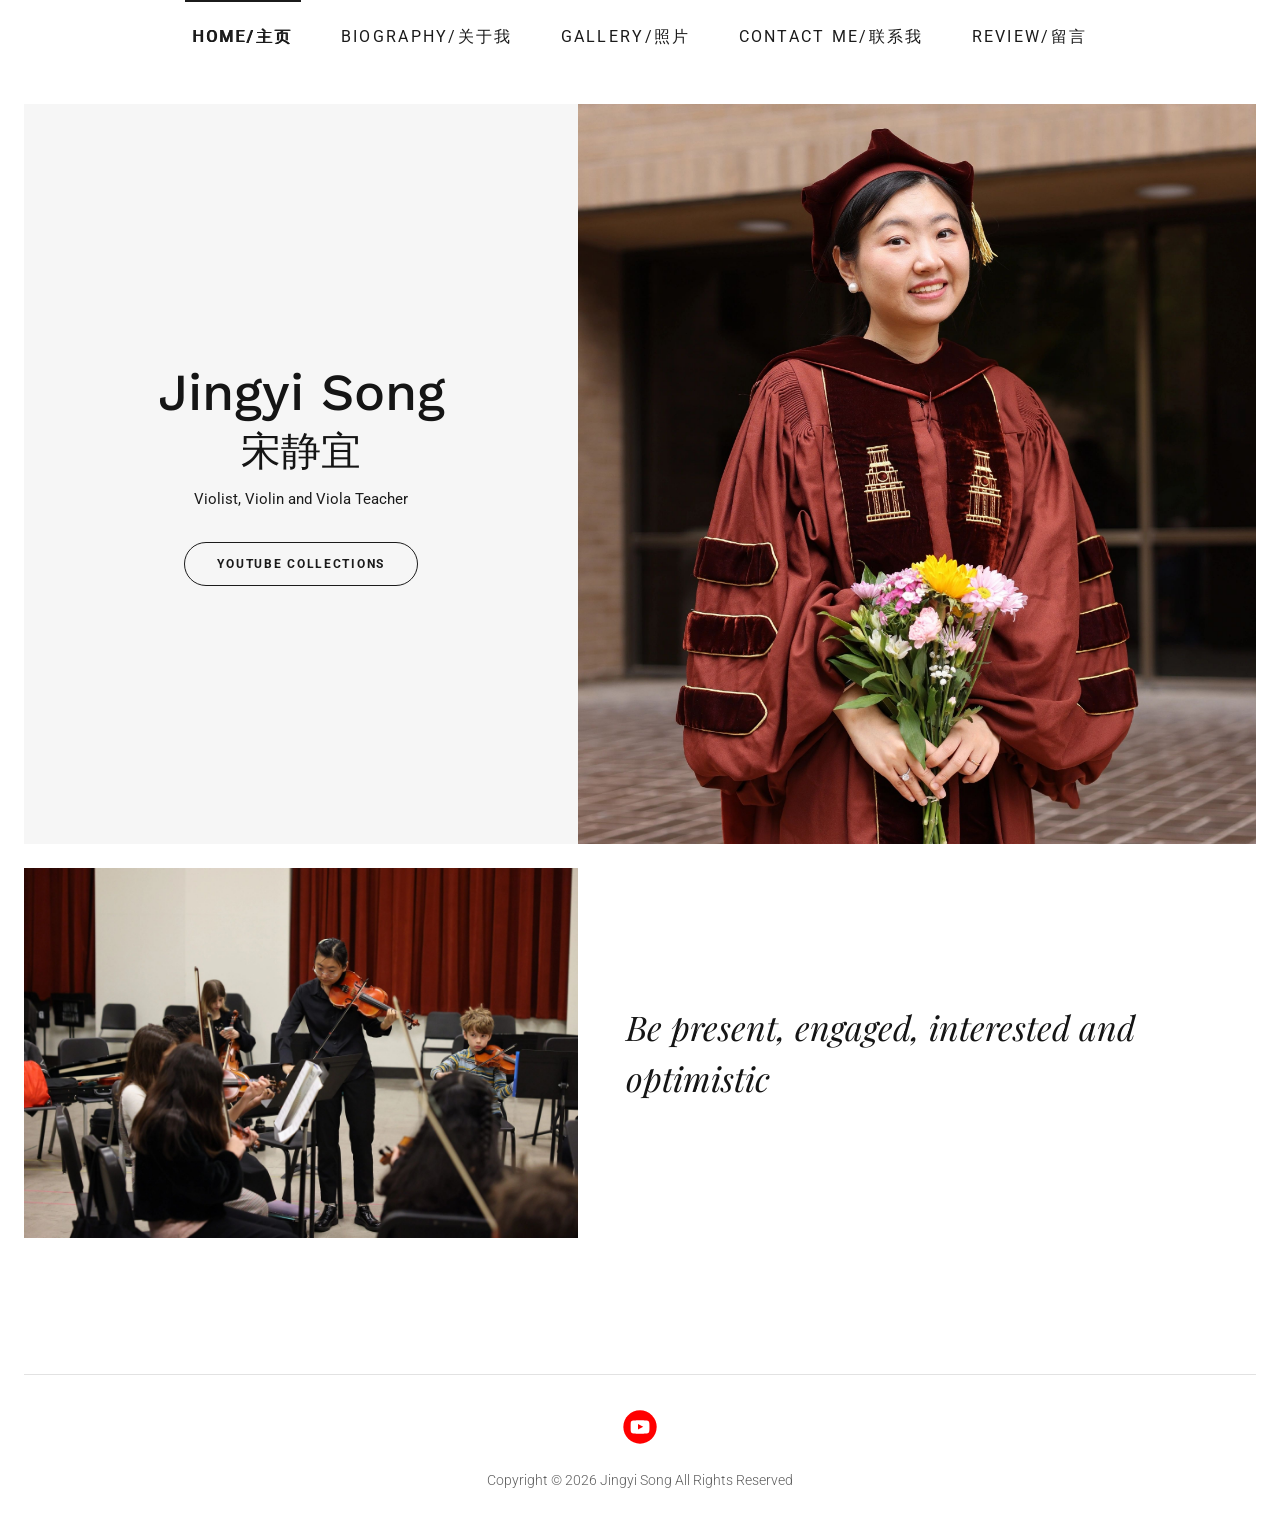
<file: index.html>
<!DOCTYPE html>
<html lang="en-US">
<head>
    <meta charset="UTF-8">
    <meta name="viewport" content="width=device-width, initial-scale=1.0">
    <title>Home/主页 | Jingyi Song 宋静宜</title>
    <meta name="description" content="Jingyi Song, DMA student, violist, violin and viola teacher. Wanting to start your music journal? Please feel free to contact me!">
    <meta name="theme-color" content="#a5e8d7">
    <link rel="icon" href="images/favicon.png">
    <link rel="stylesheet" href="style.css?v=1.2">
    <script src="components.js?v=1.2"></script>
</head>
<body>

<div id="header-placeholder"></div>
<script>document.getElementById('header-placeholder').outerHTML = getHeaderHTML('home');</script>

<main>
    <div class="section-container">
        <section class="hero-split">
            <!-- LEFT: Text panel -->
            <div class="hero-left">
                <h1 class="hero-name">Jingyi Song<span class="hero-name-cn">宋静宜</span></h1>
                <p class="hero-tagline">Violist, Violin and Viola Teacher</p>
                <a href="https://www.youtube.com/@Jingyi_Song" target="_blank" rel="noopener" class="hero-btn">
                    YOUTUBE COLLECTIONS
                </a>
            </div>
            <!-- RIGHT: Photo panel -->
            <div class="hero-right">
                <img src="images/hero.jpg" alt="Jingyi Song — Violist" class="hero-photo">
            </div>
        </section>

        <section class="home-quote-section">
            <div class="quote-image-wrapper">
                <img src="images/profile.jpg" alt="Teaching String Class" class="quote-image">
            </div>
            <div class="quote-text-wrapper">
                <h2 class="home-quote-text">Be present, engaged, interested and optimistic</h2>
            </div>
        </section>
    </div>
</main>

<div id="footer-placeholder"></div>
<script>document.getElementById('footer-placeholder').outerHTML = getFooterHTML();</script>

<script src="script.js"></script>
</body>
</html>
</file>
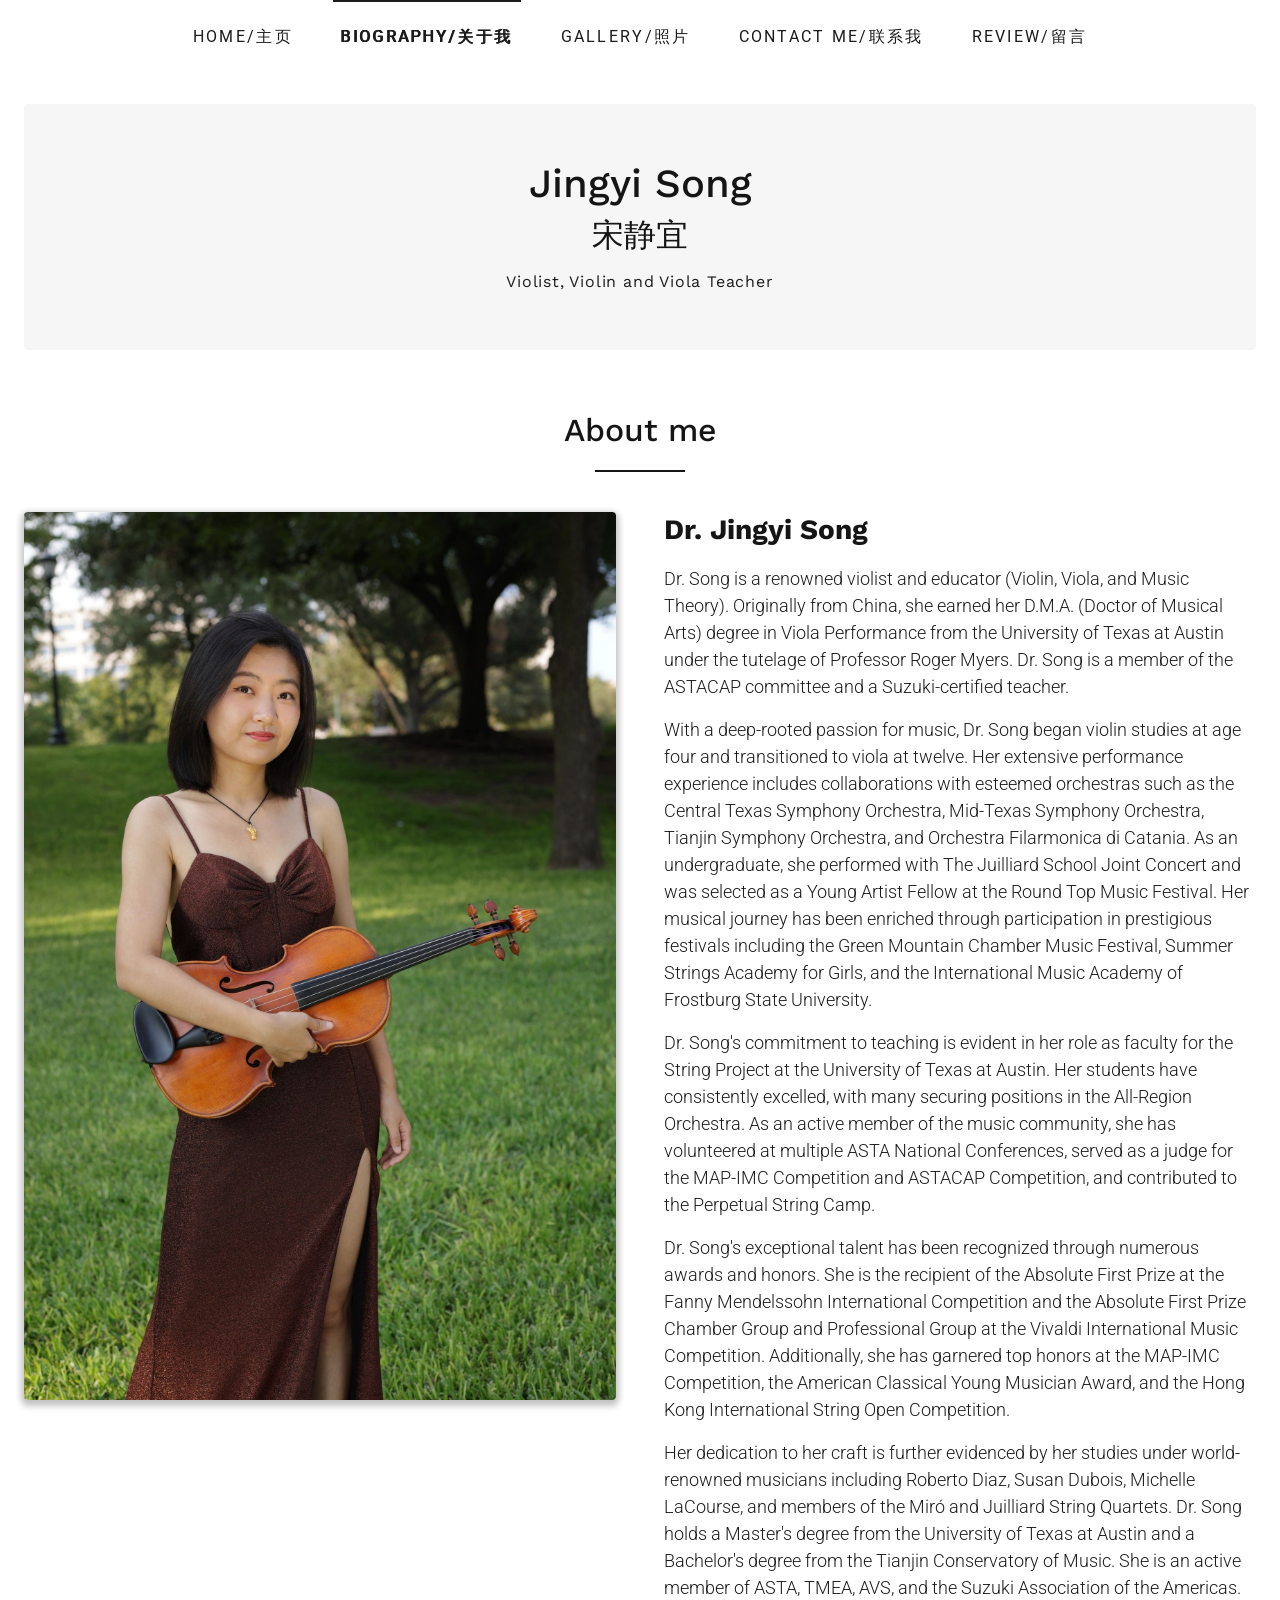
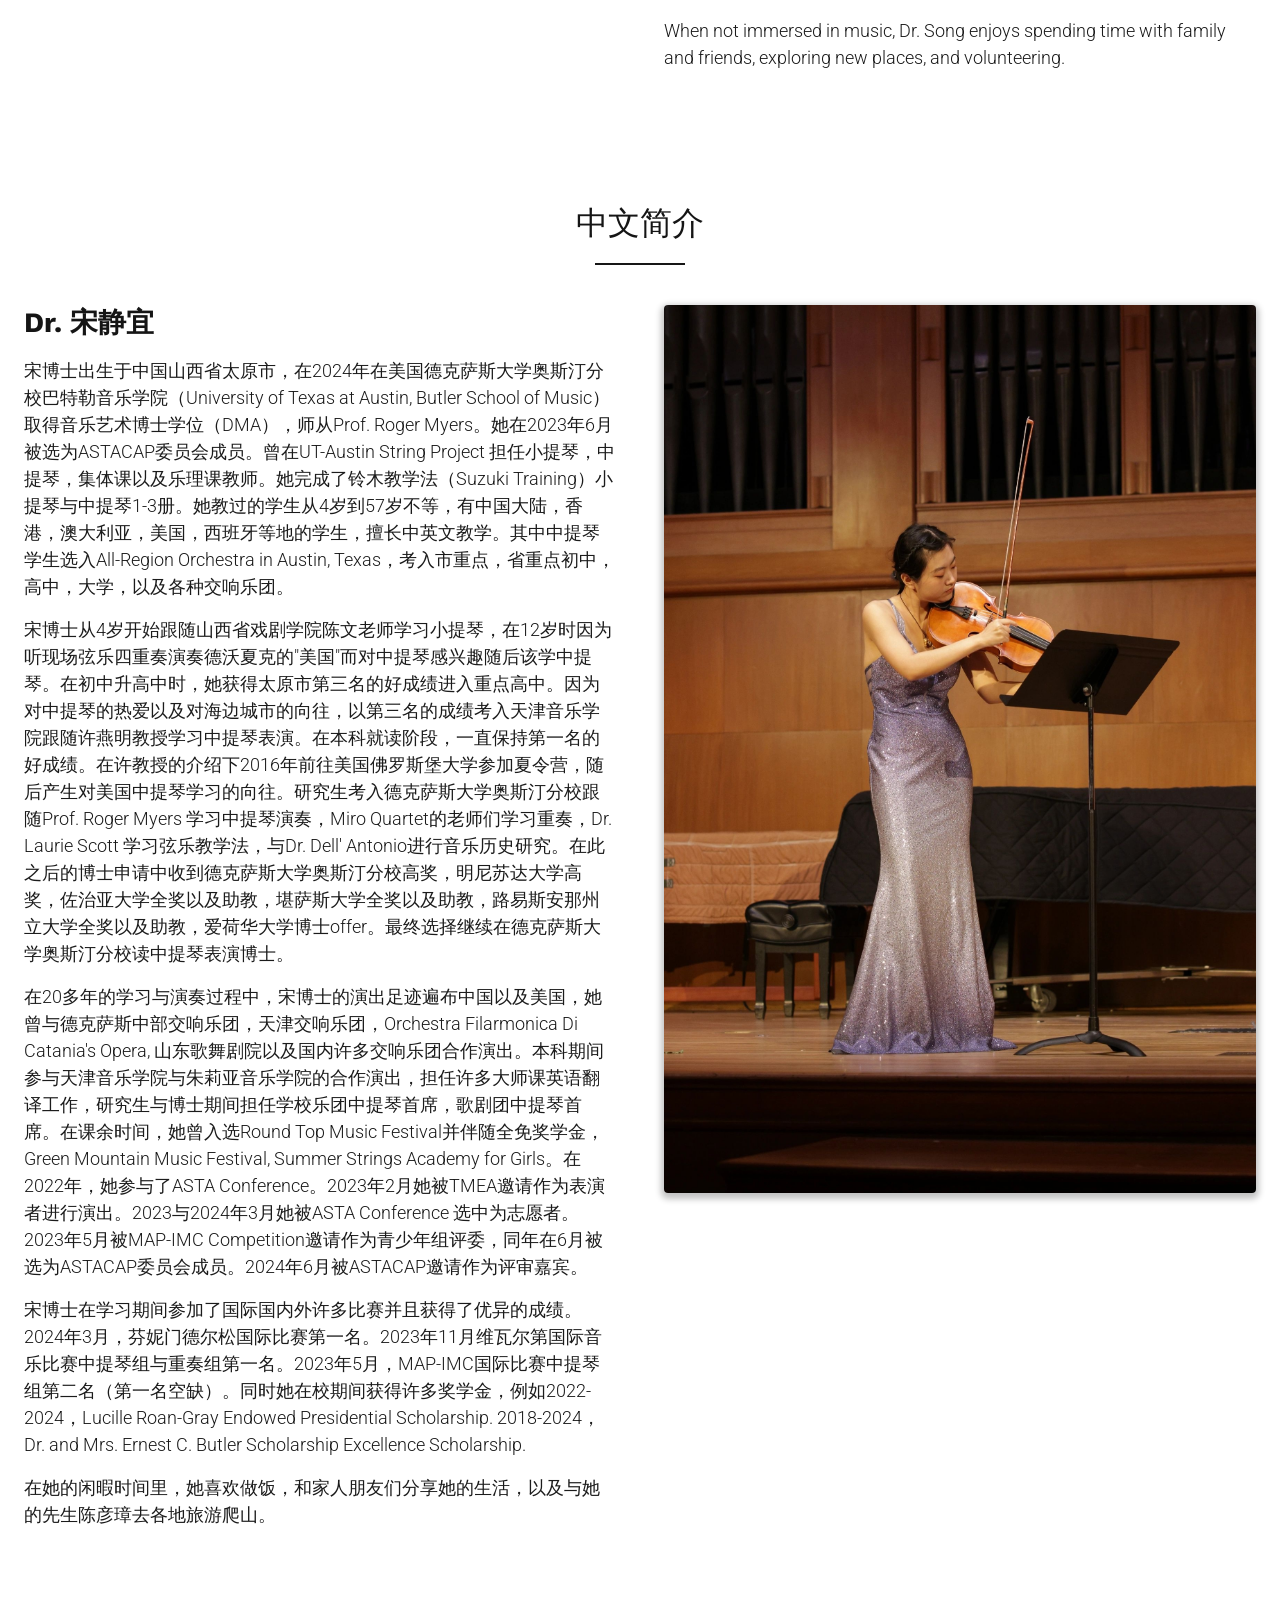
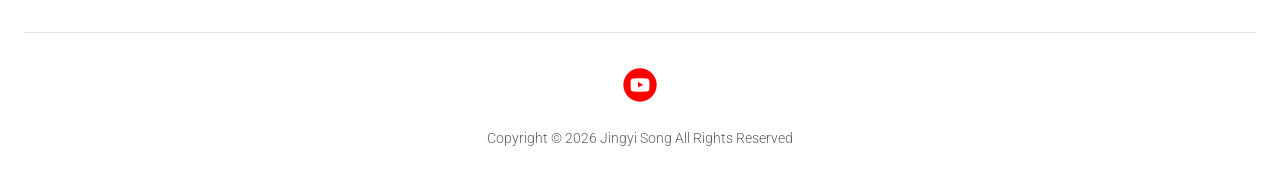
<file: biography.html>
<!DOCTYPE html>
<html lang="en-US">
<head>
    <meta charset="UTF-8">
    <meta name="viewport" content="width=device-width, initial-scale=1.0">
    <title>Biography/关于我 | Jingyi Song 宋静宜</title>
    <meta name="description" content="Biography of Dr. Jingyi Song — Violist, Violin and Viola Teacher, DMA from University of Texas at Austin.">
    <meta name="theme-color" content="#a5e8d7">
    <link rel="icon" href="images/favicon.png">
    <link rel="stylesheet" href="style.css?v=1.2">
    <script src="components.js?v=1.2"></script>
</head>
<body>

<div id="header-placeholder"></div>
<script>document.getElementById('header-placeholder').outerHTML = getHeaderHTML('biography');</script>

<main style="padding-top: var(--nav-height);">
    <!-- Centered Name & Tagline Banner -->
    <div id="tagline-placeholder"></div>
    <script>document.getElementById('tagline-placeholder').outerHTML = getTaglineBannerHTML();</script>

    <!-- English Section -->
    <div class="section-container biography-english-section" style="padding-top: 1rem; padding-bottom: 3.5rem;">
        <h2 class="section-heading">About me</h2>
        <div class="bio-grid">
            <div class="bio-image-wrap">
                <img src="images/bio_photo.jpg" alt="Dr. Jingyi Song" class="bio-image">
            </div>
            <div class="bio-text">
                <h3>Dr. Jingyi Song</h3>
                <p>Dr. Song is a renowned violist and educator (Violin, Viola, and Music Theory). Originally from China, she earned her D.M.A. (Doctor of Musical Arts) degree in Viola Performance from the University of Texas at Austin under the tutelage of Professor Roger Myers. Dr. Song is a member of the ASTACAP committee and a Suzuki-certified teacher.</p>
                <p>With a deep-rooted passion for music, Dr. Song began violin studies at age four and transitioned to viola at twelve. Her extensive performance experience includes collaborations with esteemed orchestras such as the Central Texas Symphony Orchestra, Mid-Texas Symphony Orchestra, Tianjin Symphony Orchestra, and Orchestra Filarmonica di Catania. As an undergraduate, she performed with The Juilliard School Joint Concert and was selected as a Young Artist Fellow at the Round Top Music Festival. Her musical journey has been enriched through participation in prestigious festivals including the Green Mountain Chamber Music Festival, Summer Strings Academy for Girls, and the International Music Academy of Frostburg State University.</p>
                <p>Dr. Song's commitment to teaching is evident in her role as faculty for the String Project at the University of Texas at Austin. Her students have consistently excelled, with many securing positions in the All-Region Orchestra. As an active member of the music community, she has volunteered at multiple ASTA National Conferences, served as a judge for the MAP-IMC Competition and ASTACAP Competition, and contributed to the Perpetual String Camp.</p>
                <p>Dr. Song's exceptional talent has been recognized through numerous awards and honors. She is the recipient of the Absolute First Prize at the Fanny Mendelssohn International Competition and the Absolute First Prize Chamber Group and Professional Group at the Vivaldi International Music Competition. Additionally, she has garnered top honors at the MAP-IMC Competition, the American Classical Young Musician Award, and the Hong Kong International String Open Competition.</p>
                <p>Her dedication to her craft is further evidenced by her studies under world-renowned musicians including Roberto Diaz, Susan Dubois, Michelle LaCourse, and members of the Miró and Juilliard String Quartets. Dr. Song holds a Master's degree from the University of Texas at Austin and a Bachelor's degree from the Tianjin Conservatory of Music. She is an active member of ASTA, TMEA, AVS, and the Suzuki Association of the Americas.</p>
                <p>When not immersed in music, Dr. Song enjoys spending time with family and friends, exploring new places, and volunteering.</p>
            </div>
        </div>
    </div>

    <!-- Chinese Section -->
    <div class="bio-section-bg">
        <div class="section-container biography-chinese-section" style="padding-top: 3.5rem; padding-bottom: 3.5rem;">
            <h2 class="section-heading">中文简介</h2>
            <div class="bio-grid-reverse">
                <div class="bio-text">
                    <h3>Dr. 宋静宜</h3>
                    <p>宋博士出生于中国山西省太原市，在2024年在美国德克萨斯大学奥斯汀分校巴特勒音乐学院（University of Texas at Austin, Butler School of Music）取得音乐艺术博士学位（DMA），师从Prof. Roger Myers。她在2023年6月被选为ASTACAP委员会成员。曾在UT-Austin String Project 担任小提琴，中提琴，集体课以及乐理课教师。她完成了铃木教学法（Suzuki Training）小提琴与中提琴1-3册。她教过的学生从4岁到57岁不等，有中国大陆，香港，澳大利亚，美国，西班牙等地的学生，擅长中英文教学。其中中提琴学生选入All-Region Orchestra in Austin, Texas，考入市重点，省重点初中，高中，大学，以及各种交响乐团。</p>
                    <p>宋博士从4岁开始跟随山西省戏剧学院陈文老师学习小提琴，在12岁时因为听现场弦乐四重奏演奏德沃夏克的"美国"而对中提琴感兴趣随后该学中提琴。在初中升高中时，她获得太原市第三名的好成绩进入重点高中。因为对中提琴的热爱以及对海边城市的向往，以第三名的成绩考入天津音乐学院跟随许燕明教授学习中提琴表演。在本科就读阶段，一直保持第一名的好成绩。在许教授的介绍下2016年前往美国佛罗斯堡大学参加夏令营，随后产生对美国中提琴学习的向往。研究生考入德克萨斯大学奥斯汀分校跟随Prof. Roger Myers 学习中提琴演奏，Miro Quartet的老师们学习重奏，Dr. Laurie Scott 学习弦乐教学法，与Dr. Dell' Antonio进行音乐历史研究。在此之后的博士申请中收到德克萨斯大学奥斯汀分校高奖，明尼苏达大学高奖，佐治亚大学全奖以及助教，堪萨斯大学全奖以及助教，路易斯安那州立大学全奖以及助教，爱荷华大学博士offer。最终选择继续在德克萨斯大学奥斯汀分校读中提琴表演博士。</p>
                    <p>在20多年的学习与演奏过程中，宋博士的演出足迹遍布中国以及美国，她曾与德克萨斯中部交响乐团，天津交响乐团，Orchestra Filarmonica Di Catania's Opera, 山东歌舞剧院以及国内许多交响乐团合作演出。本科期间参与天津音乐学院与朱莉亚音乐学院的合作演出，担任许多大师课英语翻译工作，研究生与博士期间担任学校乐团中提琴首席，歌剧团中提琴首席。在课余时间，她曾入选Round Top Music Festival并伴随全免奖学金，Green Mountain Music Festival, Summer Strings Academy for Girls。在2022年，她参与了ASTA Conference。2023年2月她被TMEA邀请作为表演者进行演出。2023与2024年3月她被ASTA Conference 选中为志愿者。2023年5月被MAP-IMC Competition邀请作为青少年组评委，同年在6月被选为ASTACAP委员会成员。2024年6月被ASTACAP邀请作为评审嘉宾。</p>
                    <p>宋博士在学习期间参加了国际国内外许多比赛并且获得了优异的成绩。2024年3月，芬妮门德尔松国际比赛第一名。2023年11月维瓦尔第国际音乐比赛中提琴组与重奏组第一名。2023年5月，MAP-IMC国际比赛中提琴组第二名（第一名空缺）。同时她在校期间获得许多奖学金，例如2022-2024，Lucille Roan-Gray Endowed Presidential Scholarship. 2018-2024，Dr. and Mrs. Ernest C. Butler Scholarship Excellence Scholarship.</p>
                    <p>在她的闲暇时间里，她喜欢做饭，和家人朋友们分享她的生活，以及与她的先生陈彦璋去各地旅游爬山。</p>
                </div>
                <div class="bio-image-wrap">
                    <img src="images/bio_photo2.jpg" alt="宋静宜博士" class="bio-image">
                </div>
            </div>
        </div>
    </div>
</main>

<div id="footer-placeholder"></div>
<script>document.getElementById('footer-placeholder').outerHTML = getFooterHTML();</script>

<script src="script.js"></script>
</body>
</html>
</file>
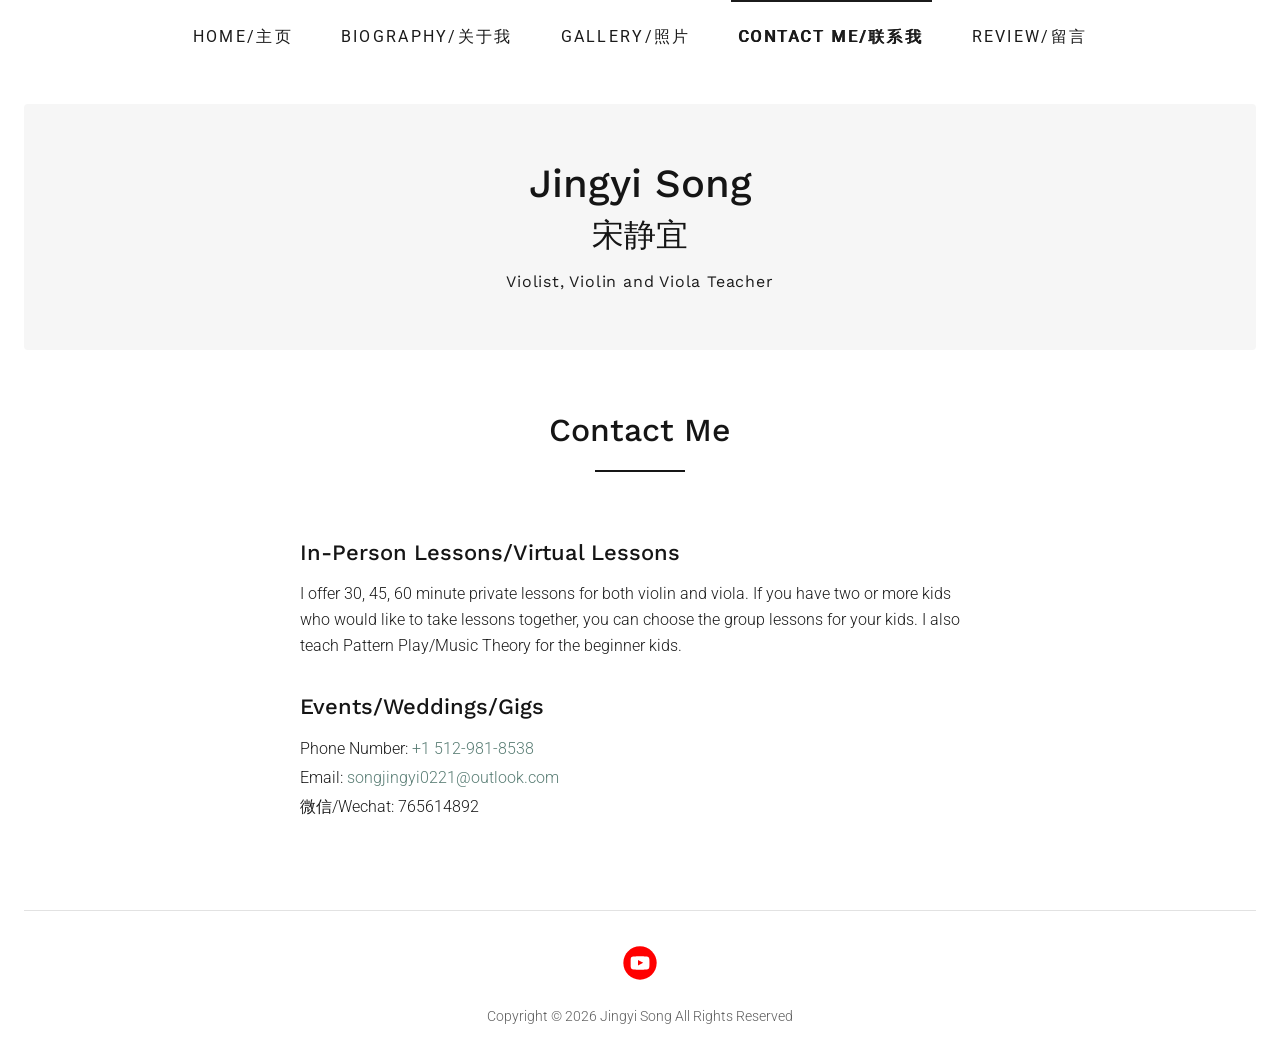
<file: contact.html>
<!DOCTYPE html>
<html lang="en-US">
<head>
    <meta charset="UTF-8">
    <meta name="viewport" content="width=device-width, initial-scale=1.0">
    <title>Contact Me/联系我 | Jingyi Song 宋静宜</title>
    <meta name="description" content="Contact Dr. Jingyi Song — violin and viola lessons, events, weddings, and gigs.">
    <meta name="theme-color" content="#a5e8d7">
    <link rel="icon" href="images/favicon.png">
    <link rel="stylesheet" href="style.css?v=1.2">
    <script src="components.js?v=1.2"></script>
</head>
<body>

<div id="header-placeholder"></div>
<script>document.getElementById('header-placeholder').outerHTML = getHeaderHTML('contact');</script>

<main style="padding-top: var(--nav-height);">
    <!-- Centered Name & Tagline Banner -->
    <div id="tagline-placeholder"></div>
    <script>document.getElementById('tagline-placeholder').outerHTML = getTaglineBannerHTML();</script>

    <div class="section-container" style="padding-top: 1rem; padding-bottom: 3.5rem;">
        <h2 class="section-heading">Contact Me</h2>
        
        <div class="contact-details-wrap">
            <div class="contact-block">
                <h3>In-Person Lessons/Virtual Lessons</h3>
                <p>I offer 30, 45, 60 minute private lessons for both violin and viola. If you have two or more kids who would like to take lessons together, you can choose the group lessons for your kids. I also teach Pattern Play/Music Theory for the beginner kids.</p>
            </div>
            
            <div class="contact-block">
                <h3>Events/Weddings/Gigs</h3>
                <p class="contact-info-links">
                    Phone Number: <a href="tel:15129818538">+1 512-981-8538</a><br>
                    Email: <a href="mailto:songjingyi0221@outlook.com">songjingyi0221@outlook.com</a><br>
                    微信/Wechat: 765614892
                </p>
            </div>
        </div>
    </div>
</main>

<div id="footer-placeholder"></div>
<script>document.getElementById('footer-placeholder').outerHTML = getFooterHTML();</script>

<script src="script.js"></script>
</body>
</html>
</file>
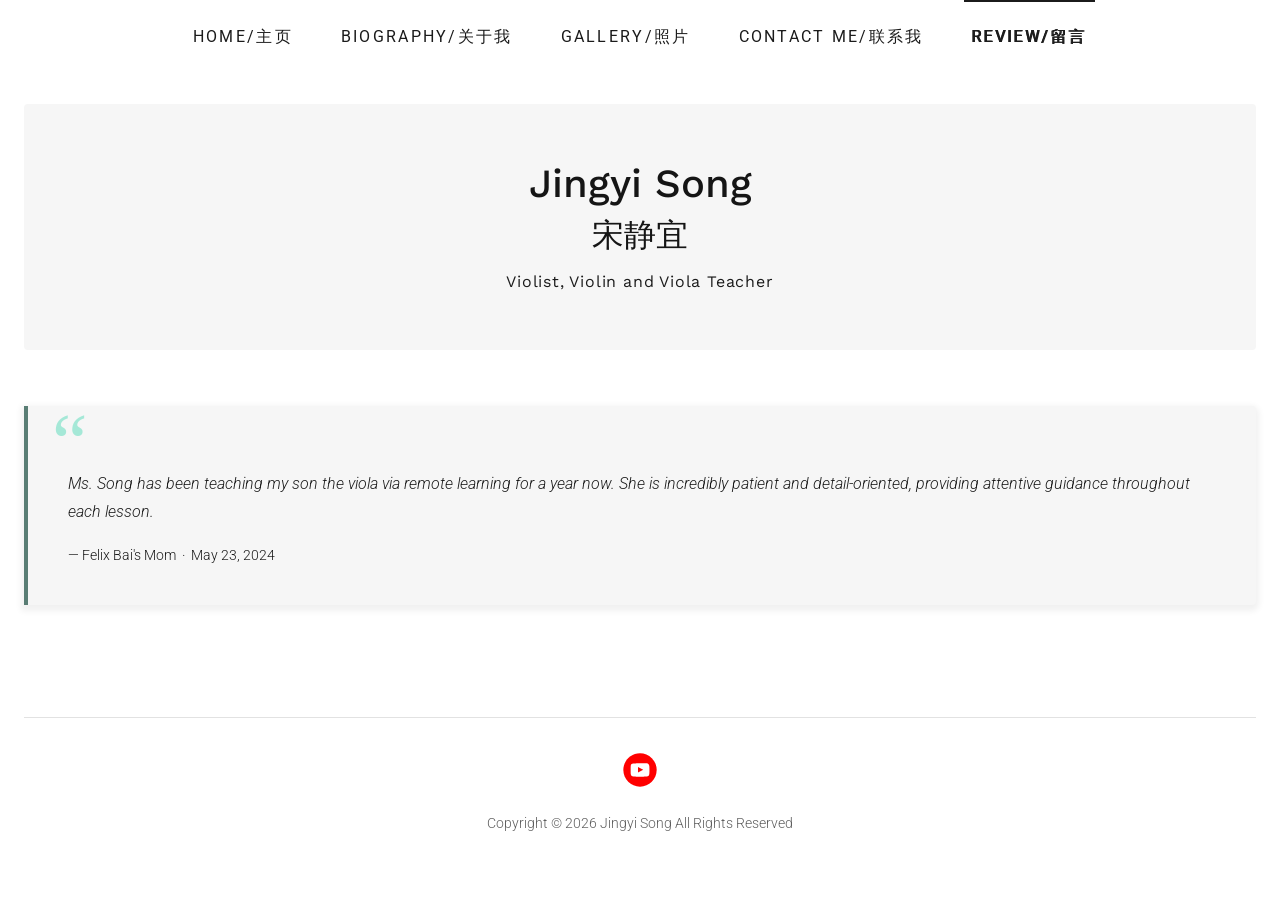
<file: review.html>
<!DOCTYPE html>
<html lang="en-US">
<head>
    <meta charset="UTF-8">
    <meta name="viewport" content="width=device-width, initial-scale=1.0">
    <title>Review/留言 | Jingyi Song 宋静宜</title>
    <meta name="description" content="Student reviews for Dr. Jingyi Song — Violin and Viola Teacher.">
    <meta name="theme-color" content="#a5e8d7">
    <link rel="icon" href="images/favicon.png">
    <link rel="stylesheet" href="style.css?v=1.2">
    <script src="components.js?v=1.2"></script>
</head>
<body>

<div id="header-placeholder"></div>
<script>document.getElementById('header-placeholder').outerHTML = getHeaderHTML('review');</script>

<main style="padding-top: var(--nav-height);">
    <!-- Centered Name & Tagline Banner -->
    <div id="tagline-placeholder"></div>
    <script>document.getElementById('tagline-placeholder').outerHTML = getTaglineBannerHTML();</script>

    <div class="section-container" style="padding-top: 1rem; padding-bottom: 3.5rem;">

        <div class="testimonial-card">
            <p class="testimonial-text">Ms. Song has been teaching my son the viola via remote learning for a year now. She is incredibly patient and detail-oriented, providing attentive guidance throughout each lesson.</p>
            <p style="margin-top:1.25rem;font-size:0.85rem;color:var(--text-muted);font-style:normal;">— Felix Bai's Mom &nbsp;·&nbsp; May 23, 2024</p>
        </div>

    </div>
</main>

<div id="footer-placeholder"></div>
<script>document.getElementById('footer-placeholder').outerHTML = getFooterHTML();</script>

<script src="script.js"></script>
</body>
</html>
</file>
<file: style.css>
/* === FONTS — matching live site exactly === */
@import url('https://fonts.googleapis.com/css2?family=Playfair+Display:ital,wght@1,400;1,500&family=EB+Garamond:ital,wght@1,400;1,500&family=Work+Sans:wght@400;500;600;700&family=Roboto:wght@300;400;700&display=swap');

/* === RESET === */
*, *::before, *::after { box-sizing: border-box; margin: 0; padding: 0; }

/* === CSS VARIABLES — sourced from live jingyisong.com c1 class definitions === */
:root {
    /* Colors extracted from live site */
    --color-bg:          rgb(255, 255, 255);   /* c1-3 */
    --color-text:        rgb(27, 27, 27);       /* c1-2d */
    --color-muted:       rgb(94, 94, 94);       /* c1-34 */
    --color-muted-2:     rgb(164, 164, 164);    /* c1-5a */
    --color-accent:      rgb(165, 232, 215);    /* #a5e8d7 — hero bg, hover highlight */
    --color-accent-mid:  rgb(89, 125, 116);     /* c1-7h — link color, hover */
    --color-accent-dark: rgb(46, 68, 63);       /* c1-3l hover */
    --color-accent-darkest: rgb(29, 45, 41);    /* c1-6g active */
    --color-nav-dark:    rgb(22, 22, 22);       /* c1-4j — mobile nav bg */
    --color-alt-bg:      rgb(247, 247, 247);    /* c1-4w light bg */
    --color-footer-bg:   rgb(246, 246, 246);    /* c1-5s */
    --color-border:      rgba(76, 76, 76, 0.5); /* c1-5b */
    --color-divider:     rgb(226, 226, 226);    /* c1-8l */
    --color-dark-text:   rgb(21, 21, 21);       /* c1-6i */
    --color-sub-muted:   rgb(89, 89, 89);       /* c1-8u */

    /* Typography — matching live site exactly */
    --font-body:   'Roboto', arial, sans-serif;   /* c1-b */
    --font-heading:'Work Sans', sans-serif;        /* c1-6a */
    --font-size-base: 16px;                        /* c1-c */

    /* Layout */
    --nav-height: 72px;
    --container-max: 1280px;
    --container-pad: 24px;     /* c1-13 / c1-14 */
}

/* === BASE === */
html {
    scroll-behavior: smooth;
    overflow-y: scroll;
}

body {
    font-family: var(--font-body);
    font-size: var(--font-size-base);
    font-weight: 300;
    color: var(--color-text);
    background-color: var(--color-bg);
    line-height: 1.5;       /* c1-4g */
    -webkit-font-smoothing: antialiased;
    -webkit-text-size-adjust: 100%;
}

a { color: inherit; text-decoration: none; }
img { max-width: 100%; display: block; border: 0; vertical-align: middle; }
ul { list-style: none; padding: 0; margin: 0; }

/* === NAVBAR ===
   Background: white — links CENTERED (no logo in nav bar on home page)
   Original has nav links centered across the full width
*/
.navbar {
    position: fixed;
    top: 0;
    left: 0;
    right: 0;
    height: var(--nav-height);
    background-color: var(--color-bg);
    z-index: 1003;
    display: flex;
    align-items: center;
}

/* Centered nav wrapper — used on home page */
.nav-centered {
    width: 100%;
    height: 100%;
    display: flex;
    align-items: center;
    justify-content: center;
    padding: 0 var(--container-pad);
    position: relative;
}

/* Standard nav container with logo — used on inner pages */
.nav-container {
    width: 100%;
    max-width: var(--container-max);
    height: 100%;
    margin: 0 auto;
    padding: 0 var(--container-pad);
    display: flex;
    align-items: center;
    justify-content: space-between;
}

.logo {
    font-family: var(--font-heading);
    font-size: 20px;
    font-weight: 600;
    color: var(--color-dark-text);
    line-height: 1.2;
    white-space: pre-line;
}

.logo .logo-sub {
    display: block;
    font-size: 12px;
    font-weight: 400;
    color: var(--color-muted);
    line-height: 1.3;
}

/* Nav links */
.nav-links {
    display: flex;
    align-items: stretch;
    height: 100%;
    gap: 32px; /* c1-37 is padding-left: 32px */
}

.nav-links li {
    display: flex;
    align-items: stretch;
}

.nav-links li a {
    display: flex;
    align-items: center;
    height: 100%;
    padding: 0 8px;
    border-top: 2px solid transparent;
    box-sizing: border-box;
    font-family: var(--font-body);
    font-size: 16px;                    /* scaled up from 14px */
    font-weight: 400;                   /* c1-3v */
    letter-spacing: 0.143em;            /* c1-3c */
    text-transform: uppercase;          /* c1-3d */
    color: var(--color-text);           /* c1-2d: rgb(27,27,27) */
    transition: color 0.2s;
    white-space: nowrap;
}

.nav-links li a:hover {
    color: var(--color-accent-mid);     /* c1-2f: rgb(89,125,116) */
}

.nav-links li a:active {
    color: var(--color-accent-dark);    /* c1-2g: rgb(34,52,47) */
}

.nav-links li a.active {
    color: var(--color-text);           /* c1-2d */
    text-shadow: 0.5px 0 0 currentColor, -0.5px 0 0 currentColor;
    border-top: 2px solid var(--color-text);  /* c1-3f, c1-3g */
}

/* Hamburger (mobile) */
.nav-mobile-brand {
    display: none;
}

.hamburger {
    display: none;
    flex-direction: column;
    gap: 5px;
    cursor: pointer;
    padding: 4px;
    background: none;
    border: none;
}
.hamburger span {
    display: block;
    width: 22px;
    height: 2px;
    background: var(--color-text);
    transition: all 0.3s;
}

/* === HERO — Two-column split layout matching original exactly ===
   Contained inside section-container
*/
.hero-split {
    display: flex;
    height: 740px; /* Matching the 739.195px height from dev tools */
    margin-top: 64px; /* Matching the 64px top margin */
    margin-bottom: 24px; /* Matching the 24px bottom margin */
    overflow: hidden;
}

/* LEFT panel — light background with centered text */
.hero-left {
    flex: 0 0 45%;
    display: flex;
    flex-direction: column;
    align-items: center;
    justify-content: center;
    text-align: center;
    padding: 3rem 2.5rem;
    background-color: #f6f6f6;    /* matches live site's light panel */
}

.hero-name {
    font-family: var(--font-heading);
    font-size: 52px;                    /* scaled up from 40px */
    font-weight: 500;
    color: var(--color-dark-text);
    line-height: 1.2;
    margin-bottom: 0.75rem;
}

.hero-name-cn {
    display: block;
    font-size: 40px;                    /* scaled up from 32px */
    font-weight: 400;
    margin-top: 0.25rem;
}

.hero-tagline {
    font-family: var(--font-body);
    font-size: 15px;
    font-weight: 400;
    color: var(--color-text);
    margin-bottom: 2rem;
    line-height: 1.5;
}

/* Pill button — matches "YOUTUBE COLLECTIONS" button exactly */
.hero-btn {
    display: inline-flex;
    align-items: center;
    justify-content: center;
    padding: 12px 32px;
    border-radius: 48px;
    border: 1px solid var(--color-text);
    color: var(--color-text);
    background-color: transparent;
    font-family: var(--font-body);
    font-size: 12px;
    font-weight: 700;
    letter-spacing: 0.143em;
    text-transform: uppercase;
    cursor: pointer;
    transition: all 0.3s;
    text-decoration: none;
    white-space: nowrap;
}

.hero-btn:hover {
    color: var(--color-nav-dark);
    background-color: var(--color-accent);
    border-color: var(--color-accent);
}

/* RIGHT panel — photo fills the space */
.hero-right {
    flex: 1;
    overflow: hidden;
}

.hero-photo {
    width: 100%;
    height: 100%;
    object-fit: cover;
    object-position: center top;
    display: block;
}

/* === SECTIONS === */
.section-container {
    max-width: var(--container-max);
    margin: 0 auto;
    padding: 40px var(--container-pad);  /* c1-h / c1-i: 40px */
}

/* === HOME QUOTE SECTION === */
.home-quote-section {
    display: flex;
    align-items: center;
    margin-bottom: 4rem;
    gap: 3rem;
}

.quote-image-wrapper {
    flex: 0 0 45%;
}

.quote-image {
    width: 100%;
    height: auto;
    display: block;
}

.quote-text-wrapper {
    flex: 1;
    display: flex;
    align-items: center;
}

.home-quote-text {
    font-family: 'Playfair Display', Georgia, serif;
    font-size: 34px;
    font-style: italic;
    font-weight: 400;
    color: var(--color-dark-text);
    line-height: 1.5;
}

.section-heading {
    font-family: var(--font-heading);
    font-size: 32px;                    /* scaled up from 22px */
    font-weight: 500;                   /* c1-6l: weight 500 */
    color: var(--color-dark-text);
    margin-bottom: 40px;                /* c1-72 */
    display: flex;
    flex-direction: column;
    align-items: center;
    gap: 16px;
    text-align: center;
}

.section-heading::after {
    content: "";
    display: block;
    width: 90px;                        /* c1-7b */
    height: 2px;
    background-color: rgb(22, 22, 22);  /* c1-78 */
}

/* === BIOGRAPHY ===
   English: image LEFT, text RIGHT (from live site layout)
   Chinese: text LEFT, image RIGHT
*/
.bio-hero-banner {
    background-color: var(--color-footer-bg); /* rgb(246, 246, 246) */
    padding: 56px 24px;
    text-align: center;
    border-radius: 4px;
    margin-bottom: 32px;
}

.bio-hero-name {
    font-family: var(--font-heading);
    font-size: 40px;
    font-weight: 500;
    color: var(--color-dark-text);
    line-height: 1.2;
    margin: 0;
}

.bio-hero-name-cn {
    display: block;
    font-size: 32px;
    margin-top: 8px;
}

.bio-hero-tagline {
    font-family: var(--font-heading);
    font-size: 16px;
    font-weight: 400;
    color: var(--color-text);
    letter-spacing: 0.05em;
    margin: 16px 0 0 0;
    text-transform: none;
}

.bio-grid {
    display: grid;
    grid-template-columns: 1fr 1fr;
    gap: 48px;      /* 48px gap to match 24px cell paddings */
    align-items: start;
}

.bio-image {
    width: 100%;
    object-fit: cover;
    border-radius: 4px;     /* c1-42 */
    box-shadow: 0 3px 6px 3px rgba(0,0,0,0.24);  /* c1-43 */
}

.bio-text h3 {
    font-family: var(--font-heading);
    font-size: 28px;                    /* scaled up from 22px */
    font-weight: 700;
    color: var(--color-dark-text);
    margin-bottom: 16px;   /* c1-5o */
    line-height: 1.3;
}

.bio-text p {
    font-family: var(--font-body);
    font-size: 18px;                    /* scaled up from 16px */
    line-height: 1.5;
    color: var(--color-text);
    margin-bottom: 16px;
    word-wrap: break-word;  /* c1-26 */
}

.bio-section-bg {
    background-color: var(--color-bg);
}

/* Chinese bio: reverse column order */
.bio-grid-reverse {
    display: grid;
    grid-template-columns: 1fr 1fr;
    gap: 48px;
    align-items: start;
}


/* === GALLERY === */
.gallery-grid {
    display: grid;
    grid-template-columns: repeat(3, 1fr);
    gap: 0;
    margin-bottom: 40px;
}

.gallery-item {
    position: relative;
    height: 130px;
    overflow: hidden;
    cursor: pointer;
    background: var(--color-divider);
}

@media (min-width: 768px) {
    .gallery-item {
        height: 200px;
    }
}

@media (min-width: 1024px) {
    .gallery-item {
        height: 300px;
    }
}

.gallery-item img {
    width: 100%;
    height: 100%;
    object-fit: cover;
    transition: transform 0.4s ease;
}

.gallery-item:hover img { transform: scale(1.04); }

.gallery-caption {
    position: absolute;
    bottom: 0;
    left: 0;
    right: 0;
    padding: 0.75rem;
    background: linear-gradient(transparent, rgba(0,0,0,0.65));
    color: #fff;
    font-size: 0.8rem;
    opacity: 0;
    transition: opacity 0.3s;
    font-family: var(--font-body);
}

.gallery-item:hover .gallery-caption { opacity: 1; }

.video-section-heading {
    font-family: var(--font-heading);
    font-size: 32px;                    /* scaled up from 22px */
    font-weight: 500;                   /* c1-6l: weight 500 */
    color: var(--color-dark-text);
    margin-bottom: 40px;                /* c1-72 */
    display: flex;
    flex-direction: column;
    align-items: center;
    gap: 16px;
    text-align: center;
}

.video-section-heading::after {
    content: "";
    display: block;
    width: 90px;                        /* c1-7b */
    height: 2px;
    background-color: rgb(22, 22, 22);  /* c1-78 */
}

.video-layout {
    display: flex;
    flex-direction: column;
    gap: 40px;
    width: 100%;
}

.video-item {
    display: flex;
    flex-direction: column;
}

.video-item.full-width {
    width: 100%;
    margin-bottom: 8px;
}

.video-row-two {
    display: grid;
    grid-template-columns: repeat(2, 1fr);
    gap: 40px;
}

.video-wrapper {
    aspect-ratio: 16/9;
    overflow: hidden;
    border-radius: 4px;
    box-shadow: 0 3px 6px 3px rgba(0,0,0,0.24);
}

.video-wrapper iframe {
    width: 100%;
    height: 100%;
    border: none;
}

.video-info { padding: 8px 0; }

.video-info h4 {
    font-family: var(--font-heading);
    font-size: 22px;                    /* c1-5h: 22px */
    font-weight: 400;                   /* c1-3k: weight 400 */
    color: var(--color-dark-text);
    margin-bottom: 8px;
    line-height: 1.25;                  /* c1-6v */
}

.video-info p {
    font-family: var(--font-body);
    font-size: 16px;                    /* c1-e: 16px */
    font-weight: 300;
    color: var(--color-muted);
    line-height: 1.5;                   /* c1-4g */
}

/* === LIGHTBOX === */
.lightbox {
    display: none;
    position: fixed;
    inset: 0;
    background: rgba(0,0,0,0.92);
    z-index: 9999;
    align-items: center;
    justify-content: center;
    padding: 2rem;
}

.lightbox.active { display: flex; }

.lightbox-img {
    max-width: 90vw;
    max-height: 85vh;
    object-fit: contain;
    border-radius: 4px;
}

.lightbox-close {
    position: absolute;
    top: 1.5rem;
    right: 2rem;
    font-size: 2rem;
    color: #fff;
    cursor: pointer;
    background: none;
    border: none;
    line-height: 1;
    opacity: 0.7;
    transition: opacity 0.2s;
}
.lightbox-close:hover { opacity: 1; }

.lightbox-nav {
    position: absolute;
    top: 50%;
    transform: translateY(-50%);
    background: rgba(255,255,255,0.15);
    border: none;
    color: #fff;
    font-size: 2rem;
    padding: 1rem 0.75rem;
    cursor: pointer;
    border-radius: 4px;
    transition: background 0.2s;
}
.lightbox-nav:hover { background: rgba(255,255,255,0.3); }
.lightbox-prev { left: 1rem; }
.lightbox-next { right: 1rem; }

/* === CONTACT === */
.contact-details-wrap {
    max-width: 680px;
    margin: 0 auto;
    display: flex;
    flex-direction: column;
    gap: 32px;
    padding-top: 1.5rem;
}

.contact-block h3 {
    font-family: var(--font-heading);
    font-size: 22px;
    font-weight: 500;
    color: var(--color-dark-text);
    margin-bottom: 12px;
}

.contact-block p {
    font-size: 16px;
    color: var(--color-text);
    line-height: 1.6;
}

.contact-info-links {
    line-height: 1.8 !important;
}

.contact-info-links a {
    color: var(--color-accent-mid);
    text-decoration: none;
    transition: color 0.2s;
}

.contact-info-links a:hover {
    color: var(--color-accent-dark);
    text-decoration: underline;
}

.contact-layout {
    display: grid;
    grid-template-columns: 1fr 1fr;
    gap: 40px;
    align-items: start;
}


.contact-form-section h2,
.contact-info-section h2 {
    font-family: var(--font-heading);
    font-size: 28px;                    /* scaled up from 22px */
    font-weight: 700;
    color: var(--color-dark-text);
    margin-bottom: 24px;
    padding-bottom: 8px;
    border-bottom: 2px solid var(--color-divider);
}

.form-group { margin-bottom: 16px; }

.form-group label {
    display: block;
    font-family: var(--font-body);
    font-size: 14px;
    font-weight: 700;
    letter-spacing: 0.05em;
    color: var(--color-text);
    margin-bottom: 6px;
}

.form-group input,
.form-group textarea {
    width: 100%;
    padding: 10px 12px;
    border: 1px solid var(--color-divider);
    border-radius: 4px;
    font-family: var(--font-body);
    font-size: 18px;                    /* scaled up from 16px */
    color: var(--color-text);
    background: var(--color-bg);
    line-height: 1.5;
    transition: border-color 0.2s;
}

.form-group input:focus,
.form-group textarea:focus {
    outline: none;
    border-color: var(--color-accent-mid);
}

.form-group textarea { min-height: 120px; resize: vertical; }

.btn-submit {
    display: inline-flex;
    align-items: center;
    justify-content: center;
    padding: 8px 40px;
    border-radius: 48px;
    border: 1px solid currentColor;
    color: var(--color-accent-mid);
    background-color: transparent;
    font-family: var(--font-body);
    font-size: 14px;
    font-weight: 700;
    letter-spacing: 0.143em;
    text-transform: uppercase;
    min-height: 56px;
    cursor: pointer;
    transition: all 0.3s;
}

.btn-submit:hover {
    color: var(--color-nav-dark);
    background-color: var(--color-accent);
    border-color: var(--color-accent);
}

.service-block { margin-bottom: 24px; }

.service-block h3 {
    font-family: var(--font-heading);
    font-size: 16px;
    font-weight: 700;
    color: var(--color-dark-text);
    margin-bottom: 8px;
}

.service-block p {
    font-size: 16px;
    color: var(--color-text);
    line-height: 1.5;
}

.contact-list { margin-top: 16px; }

.contact-list li {
    display: flex;
    align-items: baseline;
    gap: 12px;
    padding: 10px 0;
    border-bottom: 1px solid var(--color-divider);
    font-size: 15px;
    word-break: break-all;
}

.contact-list li:last-child { border-bottom: none; }

.contact-list strong {
    min-width: 110px;
    font-size: 12px;
    font-weight: 700;
    letter-spacing: 0.1em;
    text-transform: uppercase;
    color: var(--color-muted);
    flex-shrink: 0;
}

.contact-list a {
    color: var(--color-accent-mid);     /* c1-6e: rgb(85,120,111) */
    text-decoration: none;
}

.contact-list a:hover {
    color: var(--color-accent-dark);    /* c1-6f: rgb(46,68,63) */
    text-decoration: underline;
}

/* === REVIEW === */
.review-container {
    max-width: 800px;
    margin: 0 auto;
    padding: 40px var(--container-pad);
}

.testimonial-card {
    background-color: var(--color-footer-bg);
    border-left: 4px solid var(--color-accent-mid);
    padding: 40px;
    border-radius: 0 4px 4px 0;
    position: relative;
    margin-bottom: 24px;
    box-shadow: 0 3px 6px 3px rgba(0,0,0,0.06);
}

.testimonial-card::before {
    content: '\201C';
    font-family: Georgia, serif;
    font-size: 5rem;
    color: var(--color-accent);
    position: absolute;
    top: -0.25rem;
    left: 1.5rem;
    line-height: 1;
}

.testimonial-text {
    font-family: var(--font-body);
    font-size: 16px;
    line-height: 1.7;
    color: var(--color-text);
    font-style: italic;
    padding-top: 1.5rem;
}

.testimonial-author {
    margin-top: 16px;
    font-size: 13px;
    color: var(--color-muted);
    font-style: normal;
}

/* === FOOTER
   Background: rgb(246, 246, 246) = c1-5s
*/
footer {
    background-color: var(--color-bg);
    border-top: none;
    padding: 32px var(--container-pad);
    text-align: center;
}

.footer-inner {
    display: flex;
    flex-direction: column;
    align-items: center;
    gap: 16px;
    max-width: var(--container-max);
    margin: 0 auto;
}

.footer-social a {
    display: inline-flex;
    align-items: center;
    gap: 8px;
    color: var(--color-muted);
    font-size: 14px;
    transition: color 0.2s;
}

.footer-social a:hover { color: var(--color-text); }
.footer-social svg { width: 40px; height: 40px; }

.footer-divider-top {
    width: 100%;
    border: none;
    border-top: 1px solid var(--color-divider);
    margin-bottom: 16px;
}

.footer-copy {
    font-family: var(--font-body);
    font-size: 14px;
    color: var(--color-muted);
}

/* === RESPONSIVE === */
@media (max-width: 900px) {
    .bio-grid,
    .bio-grid-reverse { grid-template-columns: 1fr; gap: 24px; }
    .bio-grid-reverse .bio-image-wrap { order: -1; }
    .contact-layout { grid-template-columns: 1fr; gap: 40px; }
    .gallery-grid { grid-template-columns: repeat(2, 1fr); }
}

@media (max-width: 768px) {
    /* Hide footer completely on mobile */
    footer {
        display: none !important;
    }

    /* Mobile nav — light dropdown matching premium minimalist style */
    .nav-links {
        display: none;
        position: fixed;
        top: var(--nav-height);
        left: 0;
        right: 0;
        background-color: #eff5f3; /* soft modern sage-gray distinct from main body */
        flex-direction: column;
        padding: 0; /* shortened the container to match button highlights exactly */
        gap: 0; /* remove desktop flex gap to make highlight backgrounds contiguous */
        z-index: 10002;
        box-shadow: 0 4px 12px rgba(0, 0, 0, 0.08);
        height: auto;
        align-items: stretch;
    }
    .nav-links.open { display: flex; }
    .nav-links li {
        display: block;
        height: auto;
    }
    .nav-links li a {
        display: block;
        height: auto;
        color: var(--color-text);
        padding: 16px 24px;
        width: 100%;
        font-size: 14px;
        letter-spacing: 0.1em;
        text-transform: uppercase;
        border-top: none;
        border-bottom: 1px solid rgba(0, 0, 0, 0.05); /* very soft divider line */
        box-sizing: border-box;
        transition: background-color 0.2s, color 0.2s;
    }
    .nav-links li:last-child a { border-bottom: none; }
    .nav-links li a:hover {
        background-color: #dcece7; /* modern sage-mint highlight */
        color: var(--color-accent-mid);
    }
    .nav-links li a.active {
        color: var(--color-accent-mid);
        border-top: none;
        padding: 16px 24px; /* matching regular buttons in height */
        margin-top: 0;
        background-color: #dcece7; /* highlighted background height equals container */
        font-weight: 500;
    }
    .nav-mobile-brand {
        display: flex;
        align-items: center;
        gap: 12px;
        position: absolute;
        left: 16px;
        top: 50%;
        transform: translateY(-50%);
    }
    .nav-brand-info {
        display: flex;
        flex-direction: column;
        justify-content: center;
        text-align: left;
    }
    .nav-brand-title {
        font-family: var(--font-heading);
        font-size: 14px;
        font-weight: 500;
        letter-spacing: 0.05em;
        text-transform: uppercase;
        color: var(--color-dark-text);
        line-height: 1.2;
        white-space: nowrap;
    }
    .nav-brand-subtitle {
        font-family: Georgia, serif;
        font-size: 10px;
        font-style: italic;
        font-weight: 300;
        color: var(--color-muted);
        line-height: 1.2;
        margin-top: 2px;
        white-space: nowrap;
    }
    .hamburger { display: flex; }

    /* Hamburger open visual transition */
    .hamburger.open span:nth-child(1) {
        transform: translateY(7px) rotate(45deg);
    }
    .hamburger.open span:nth-child(2) {
        opacity: 0;
    }
    .hamburger.open span:nth-child(3) {
        transform: translateY(-7px) rotate(-45deg);
    }

    .hero h1 { font-size: 24px; }
    .hero h1 .chinese { font-size: 18px; }

    .gallery-grid { grid-template-columns: repeat(2, 1fr); }
    .gallery-item {
        height: auto;
        aspect-ratio: 4 / 3;
    }

    .bio-image {
        width: 100%;
        height: auto;
        aspect-ratio: 1 / 1;
        object-fit: cover;
    }
    .biography-english-section .bio-image {
        object-position: center 20%;
    }
    .biography-chinese-section .bio-image {
        object-position: center 20%;
    }
    .biography-english-section {
        padding-bottom: 1rem !important;
    }
    .biography-chinese-section {
        padding-top: 1rem !important;
    }

    .video-row-two { grid-template-columns: 1fr; gap: 24px; }
    .video-layout { gap: 24px; }
    .video-item.full-width { margin-bottom: 0; }
    .gallery-full-container { padding-bottom: 1.5rem !important; }
    .video-section-container { padding-top: 0.5rem !important; }

    .section-container { padding: 32px 16px; }

    /* Home Hero - Stack text on top, photo below, clean white background, full portrait details */
    .hero-split {
        flex-direction: column;
        height: auto;
        margin-top: 0;
    }
    .hero-left {
        flex: none;
        width: 100%;
        padding: 2rem 1.5rem 1.5rem;
        background-color: transparent;
    }
    .hero-name, .bio-hero-name {
        font-size: 34px !important;
        margin-bottom: 0 !important;
        line-height: 1.2;
    }
    .hero-name-cn, .bio-hero-name-cn {
        font-size: 26px !important;
        margin-top: 6px !important;
    }
    .hero-tagline, .bio-hero-tagline {
        font-size: 15px !important;
        margin-top: 12px !important;
    }
    .hero-right {
        flex: none;
        width: 100%;
        height: auto;
    }
    .hero-photo {
        width: 100%;
        height: auto;
        object-fit: contain;
    }

    /* Hide inner page tagline banners on mobile as it is now in the header navbar */
    .tagline-banner-container {
        display: none !important;
    }

    /* Modern Mobile Section Headings */
    .section-heading, .video-section-heading {
        align-items: flex-start;
        text-align: left;
        font-size: 26px;
        font-weight: 600;
        letter-spacing: -0.02em;
        margin-bottom: 20px;
    }
    .section-heading::after, .video-section-heading::after {
        display: none;
    }

    .contact-details-wrap {
        padding-top: 0;
    }

    .home-quote-section {
        flex-direction: column;
        gap: 2rem;
        margin-bottom: 2rem;
    }
    .quote-image-wrapper {
        flex: none;
        width: 100%;
        max-width: none;
        margin: 0 auto;
    }
    .quote-text-wrapper {
        flex: none;
        width: 100%;
        text-align: center;
    }
    .home-quote-text {
        font-size: 24px;
    }
}

@media (max-width: 480px) {
    .gallery-grid { grid-template-columns: 1fr; }
    .video-row-two { grid-template-columns: 1fr; }
}
</file>
